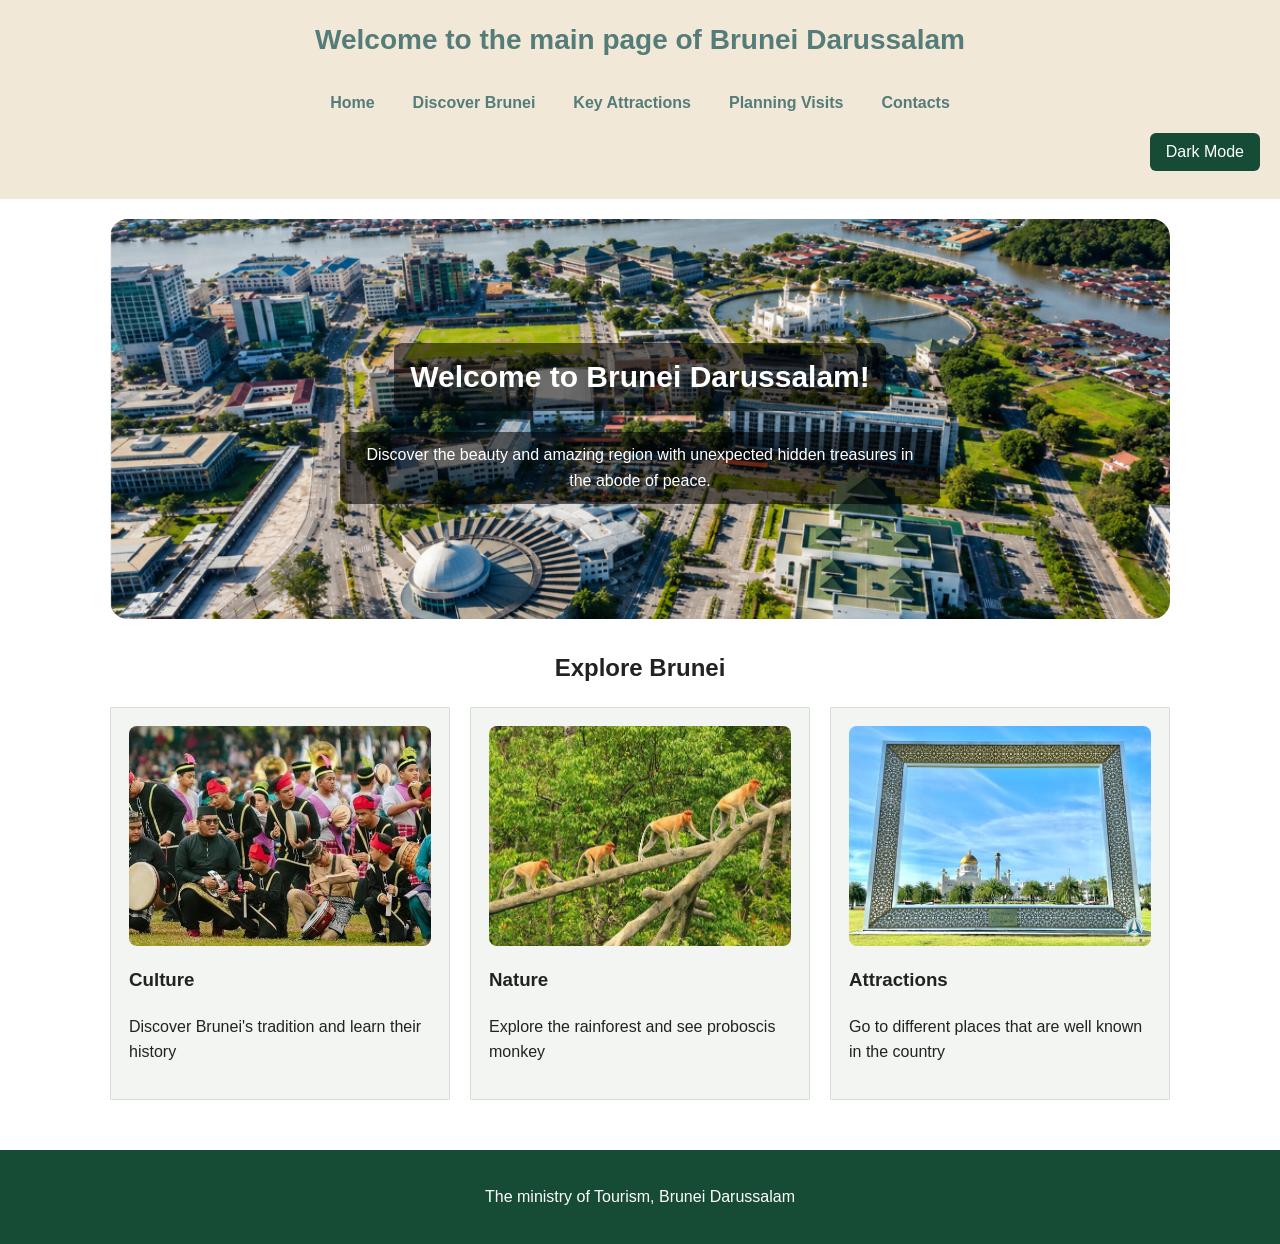
<file: index.Html>
<!DOCTYPE html>
<html lang="en">

<head>
    <!--Sets the character encoding and makes the website responsive-->
    <meta charset="UTF-8">
    <meta name="viewport" content="width=device-width, initial-scale=1.0">

    <!--Links the external css and Javascript files-->
    <link rel="stylesheet" href="style.css">
    <script src="script.js" defer></script>

    <!--Sets the website title in the Browser tab-->
    <title> Discover Brunei Darussalam </title>
</head>

<body>

    <!--Header containing the website title and navigation menu-->
    <header>
        <h1>Welcome to the main page of Brunei Darussalam</h1>

        <!--Button used to Open and close the Mobile navigation-->
        <nav>
            <button class="menu-toggle" id="menuToggle" aria-label="open navigation menu" aria-expanded="false"
                aria-controls="navLinks">
                ☰
            </button>
            <!--Navigation links to the five main website pages-->
            <ul id="navLinks">
                <li> <a href="index.html">Home</a> </li>
                <li> <a href="Discover-Brunei.Html">Discover Brunei</a> </li>
                <li> <a href="Attractions.Html">Key Attractions</a> </li>
                <li> <a href="Planning-Visits.Html">Planning Visits</a> </li>
                <li> <a href="Contacts.Html">Contacts</a> </li>
            </ul>
        </nav>
        <!--Button used to switch between dark and light mode-->
        <button id="themeToggle" class="theme-toggle">
            Dark Mode
        </button>
    </header>

    <!--Main section containing the homepage content-->
    <main>

        <!--Hero section displaying the main image and welcome message-->
        <section class="hero">
            <img src="images/Main-hero-page3.png" alt="Sultan Omar Ali Saifuddien Mosque">
            <h2>Welcome to Brunei Darussalam!</h2>
            <p>
                Discover the beauty and amazing region with unexpected hidden treasures in the abode of peace.
            </p>
        </section>

        <!--Explore section displaying three topics in Brunei-->
        <section>
            <h2>Explore Brunei</h2>

<!--Card Container organising the images and information-->
            <div class="card-container">
                <!--Card introducing Brunei's Culture-->
                <article class="card">
                    <img class="gallery-image" src="images/Tradition2.jpeg" alt="Culture">
                    <h3>Culture</h3>
                    <p>Discover Brunei's tradition and learn their history</p>
                </article>

<!--Card introducing Brunei's Natural Environment-->
                <article class="card">
                    <img class="gallery-image" src="images/Nature.jpeg" alt="Nature">
                    <h3>Nature</h3>
                    <p>Explore the rainforest and see proboscis monkey</p>
                </article>

<!--Card introducing popular tourist attractions-->
                <article class="card">
                    <img class="gallery-image" src="images/Attractions2.jpeg" alt="Attraction">
                    <h3>Attractions</h3>
                    <p>Go to different places that are well known in the country</p>
                </article>
            </div>


        </section>

    </main>

<!--footer displaying the tourism information-->
    <Footer>
        <p>The ministry of Tourism, Brunei Darussalam</p>
    </Footer>

    <!--Image popup used to display gallery images when clicked-->
    <div id="imagePopup" class="image-popup" aria-hidden="true">
        <!--Button used to close the image popup-->
        <button id="closePopup" class="close-popup" aria-label="Close image">
            &times;
        </button>

        <!--Image and caption displayed inside the popup-->
        <img id="popupImage" src="images/Tradition2.jpeg" alt="Tradiyional Brunei Culture">
        <p id="popupCaption"></p>
    </div>
</body>

</html>
</file>
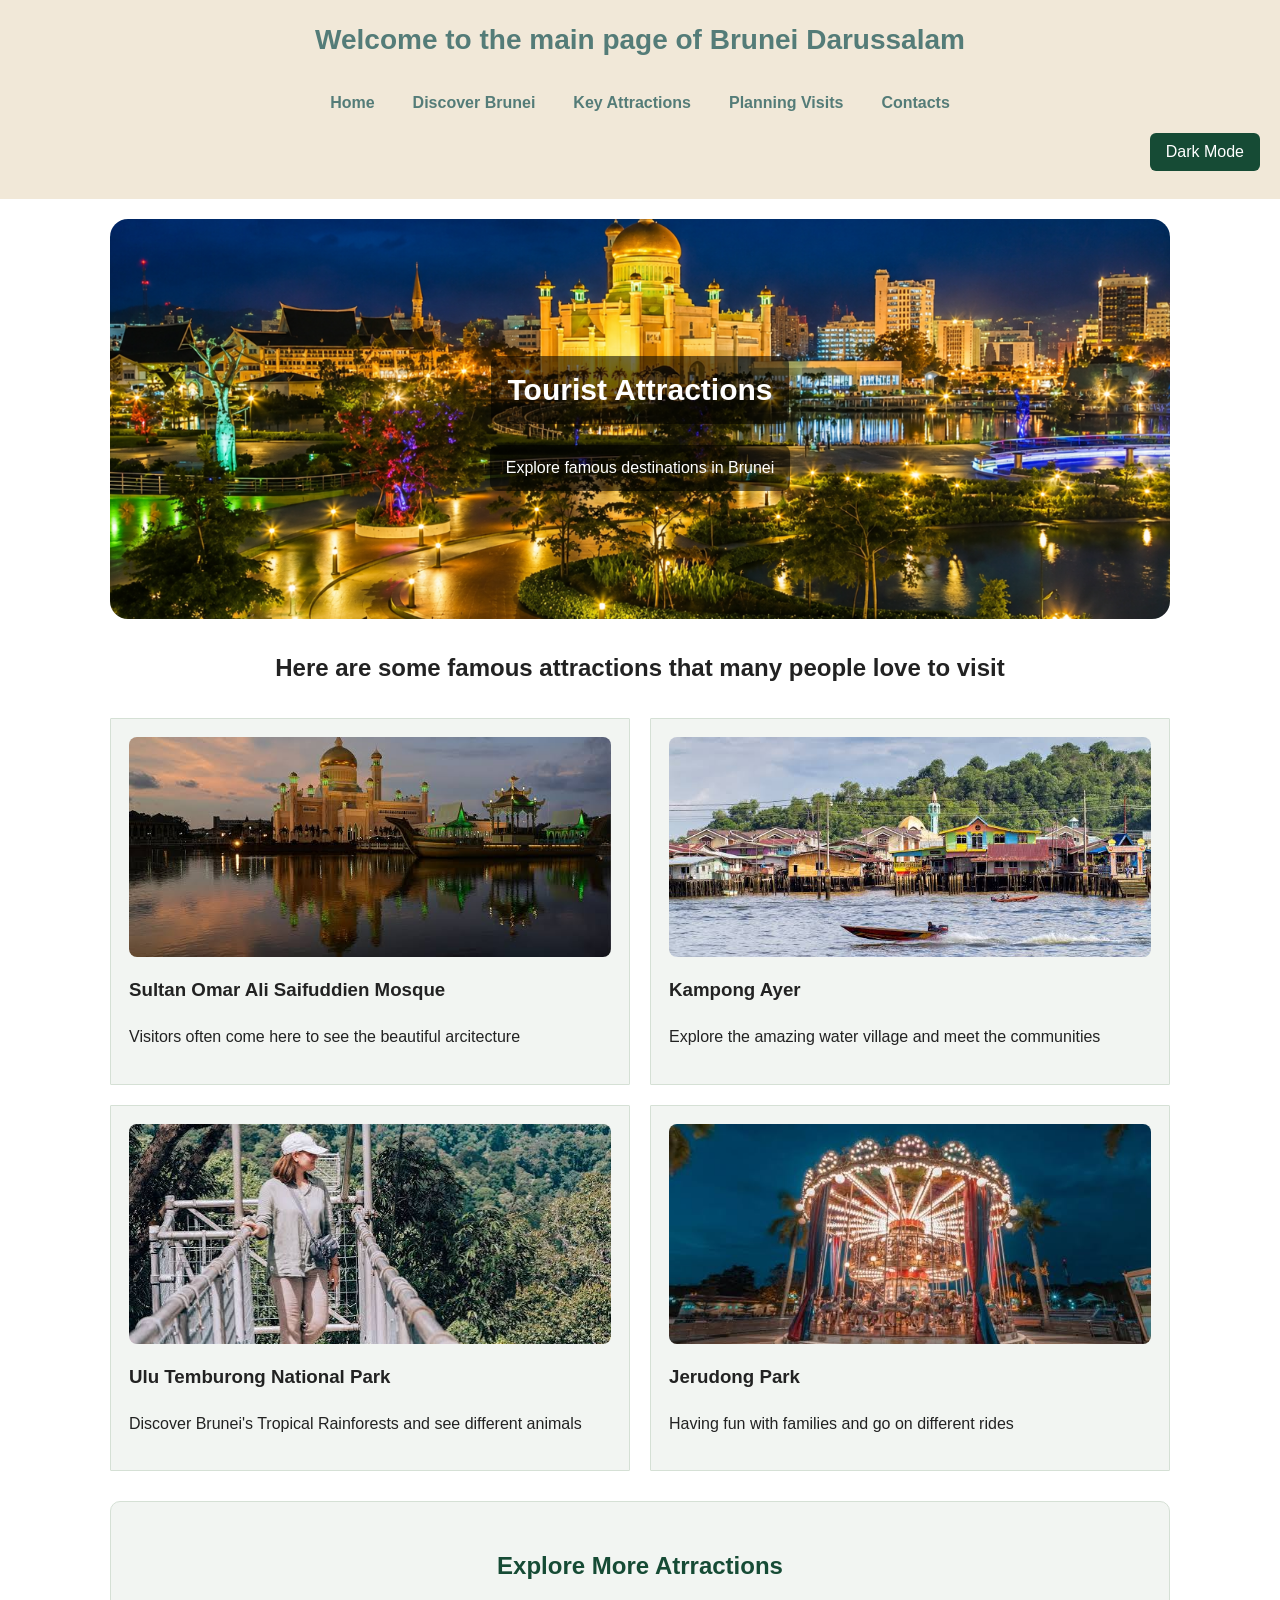
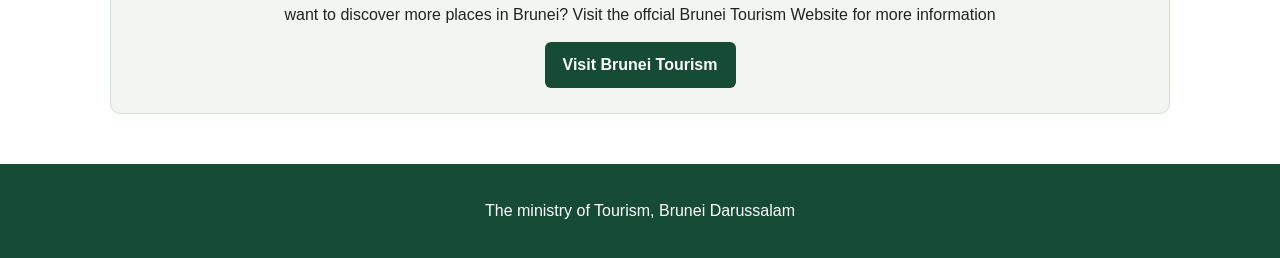
<file: Attractions.Html>
<!DOCTYPE html>
<html lang="en">

<head>
    <!--Sets the character encoding and makes the website responsive-->
    <meta charset="UTF-8">
    <meta name="viewport" content="width=device-width, initial-scale=1.0">

    <!--Links the external css and Javascript files-->
    <link rel="stylesheet" href="style.css">
    <script src="script.js" defer></script>

    <!--Sets the website title shown in the browser tab-->
    <title> Discover Brunei Darussalam </title>
</head>

<body>

    <!--Header containing the website title and navigation menu -->
    <header>
        <h1>Welcome to the main page of Brunei Darussalam</h1>

        <nav>
            <!--Button used to open and close the mobile navigation menu -->
            <button class="menu-toggle" id="menuToggle" aria-label="open navigation menu" aria-expanded="false"
                aria-controls="navLinks">
                ☰
            </button>

            <!--Navigation links to the five main website pages-->
            <ul id="navLinks">
                <li> <a href="index.html">Home</a> </li>
                <li> <a href="Discover-Brunei.Html">Discover Brunei</a> </li>
                <li> <a href="Attractions.Html">Key Attractions</a> </li>
                <li> <a href="Planning-Visits.Html">Planning Visits</a> </li>
                <li> <a href="Contacts.Html">Contacts</a> </li>
            </ul>
        </nav>

        <!--Button used to switch between dark and light mode-->
        <button id="themeToggle" class="theme-toggle">
            Dark Mode
        </button>
    </header>

    <!--Main section containing information about tourist attraction-->
    <main>
        <!--Hero section introducing the tourist atrractions -->
        <section class="hero">
            <img src="images/Tourist-Attraction2.png" alt="Sultan omar Mosque">
            <h2>Tourist Attractions</h2>
            <p>Explore famous destinations in Brunei</p>
        </section>

        <section>
            <h2>Here are some famous attractions that many people love to visit</h2>
        </section>

        <!--Container organising the tourist atrraction cards into a grid-->
        <div class="Attraction-card-container ">
            <!--card introducing Sultan Omar Ali Saifuddien Mosuqe-->
            <article class="card">
                <img class="gallery-image" src="images/Sultan-Omar-Mosque.jpeg" alt="Sultan omar Mosque">
                <h3>Sultan Omar Ali Saifuddien Mosque</h3>
                <p>Visitors often come here to see the beautiful arcitecture</p>
            </article>

            <!--Card Introducing Kampong Ayer-->
            <article class="card">
                <img class="gallery-image" src="images/Kampong-Ayer.jpeg" alt="Kampong Ayer">
                <h3>Kampong Ayer</h3>
                <p>Explore the amazing water village and meet the communities</p>
            </article>

            <!--Card introducing Ulu Temburong-->
            <article class="card">
                <img class="gallery-image" src="images/Ulu-Temburong3.jpeg" alt="Ulu Temburong National Park">
                <h3>Ulu Temburong National Park</h3>
                <p>Discover Brunei's Tropical Rainforests and see different animals</p>
            </article>

            <!--Card introducing Jerudong Park-->
            <article class="card">
                <img class="gallery-image" src="images/Jerudong-park.jpeg" alt="Jerudong Park">
                <h3>Jerudong Park</h3>
                <p>Having fun with families and go on different rides</p>
            </article>
        </div>

        <!--External links providing additional information about Brunei -->
        <section class="external-links">
            <h2> Explore More Atrractions</h2>

            <p>want to discover more places in Brunei?
                Visit the offcial Brunei Tourism Website for more information </p>

            <a href="https://www.bruneitourism.com/" target="_blank" rel="noopener noreferrer">
                Visit Brunei Tourism
            </a>
        </section>

    </main>

    <!--footer displaying the tourism information-->
    <Footer>
        <p>The ministry of Tourism, Brunei Darussalam</p>
    </Footer>

    <!--Image popup used to display gallery images when clicked-->
    <div id="imagePopup" class="image-popup" aria-hidden="true">
        <!--Button used to close the image popup-->
        <button id="closePopup" class="close-popup" aria-label="Close image">
            &times;
        </button>

        <!--Image and caption displayed inside the popup-->
        <img id="popupImage" src="images/Sultan-Omar-Mosque.jpeg" alt="Sultan omar Mosque">
        <p id="popupCaption"></p>
    </div>


</body>

</html>
</file>
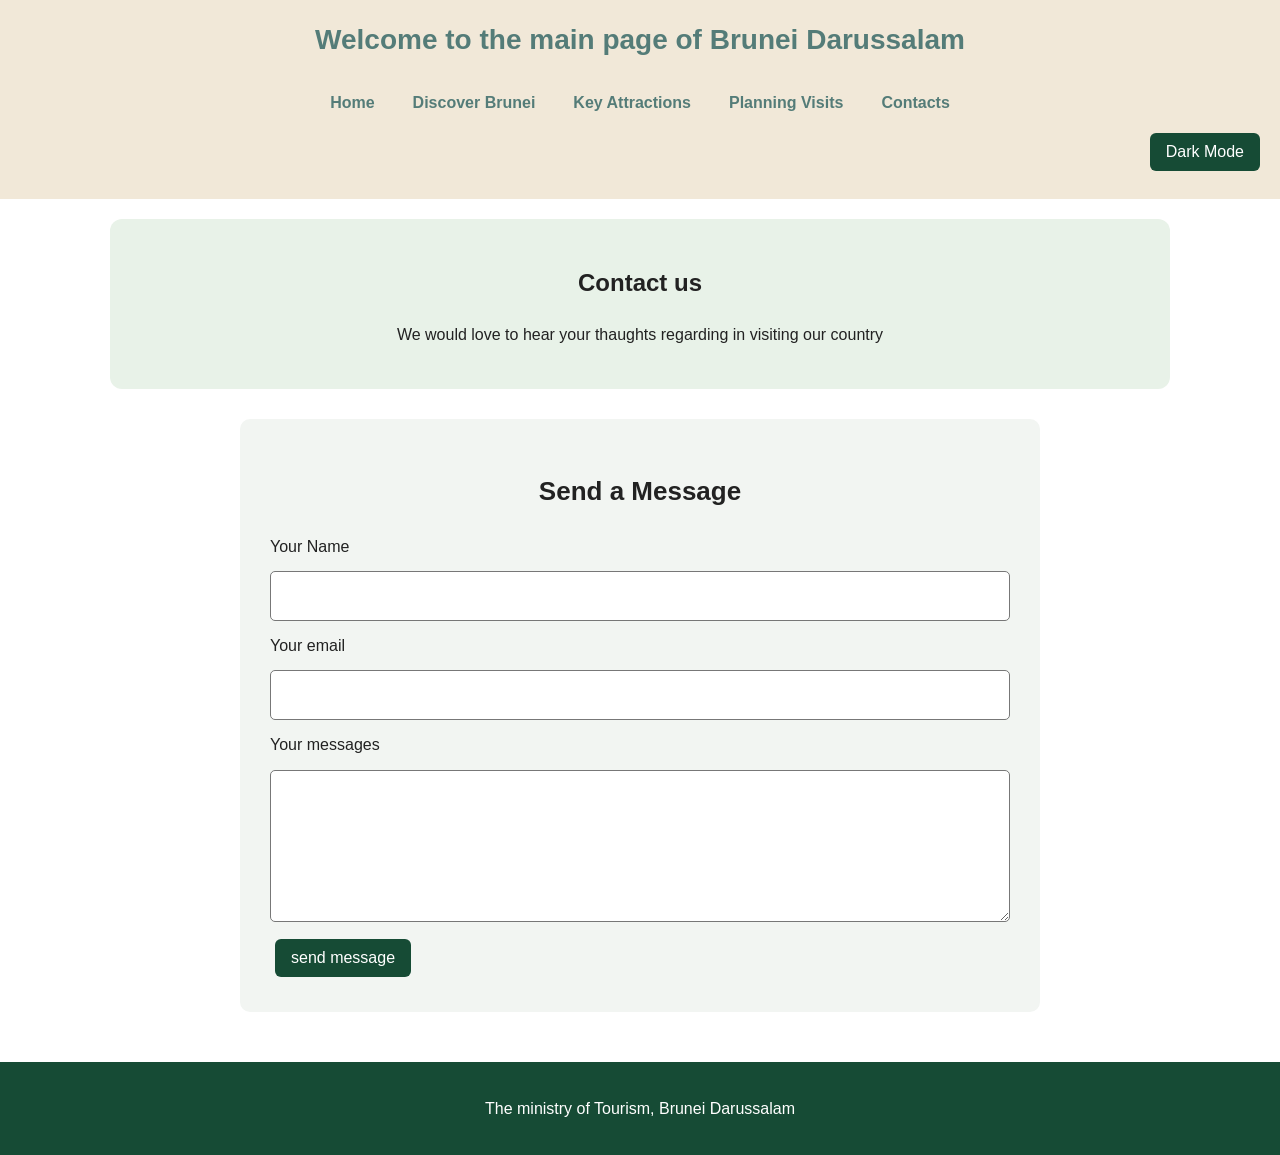
<file: Contacts.Html>
<!DOCTYPE html>
<html lang="en">

<head>
    <!--Sets the character encoding and makes the website responsive-->
    <meta charset="UTF-8">
    <meta name="viewport" content="width=device-width, initial-scale=1.0">

    <!--Links the external css and Javascript files-->
    <link rel="stylesheet" href="style.css">
    <script src="script.js" defer></script>

    <!--Sets the website title shown in the browser tab-->
    <title> Discover Brunei Darussalam </title>
</head>

<body>

    <!--Header containing the website title and navigation menu -->
    <header>
        <h1>Welcome to the main page of Brunei Darussalam</h1>

        <nav>
            <!--Button used to open and close the mobile navigation menu -->
            <button class="menu-toggle" id="menuToggle" aria-label="open navigation menu" aria-expanded="false"
                aria-controls="navLinks">
                ☰
            </button>

            <!--Navigation links to the five main website pages-->
            <ul id="navLinks">
                <li> <a href="index.html">Home</a> </li>
                <li> <a href="Discover-Brunei.Html">Discover Brunei</a> </li>
                <li> <a href="Attractions.Html">Key Attractions</a> </li>
                <li> <a href="Planning-Visits.Html">Planning Visits</a> </li>
                <li> <a href="Contacts.Html">Contacts</a> </li>
            </ul>
        </nav>

        <!--Button used to switch between dark and light mode-->
        <button id="themeToggle" class="theme-toggle">
            Dark Mode
        </button>
    </header>

    <!--Main section containing the contact information and form-->
    <main>
        <section class="page-heading">
            <h2>Contact us</h2>
            <p>We would love to hear your thaughts regarding in visiting our country</p>
        </section>

                    <!--Section containing the contact form-->
        <section class="form-section">
            <h2>Send a Message</h2>

              <!--Form allowing visitors to enter and submit their details-->
            <form id="Contact-Form">
              
                <!--Input field for the visior's name-->
                <label for="name">Your Name</label>
                <input type="text" id="name" required>

                <!--Input field for the visitor's email address-->
                <label for="email">Your email</label>
                <input type="email" id="email" required>

                <!--Text area allowing visitors to write a longer message-->
                <label for="messages">Your messages</label>
                <textarea id="messages" name="messages" rows="5" required></textarea>

                <!--button used to submit the Contact form-->
                <button type="submit">send message</button>
            </form>
        </section>
    </main>
<!--Footer displaying the tourism infomration-->
    <footer>
        <p>The ministry of Tourism, Brunei Darussalam</p>
    </footer>

    
</body>

</html>
</file>
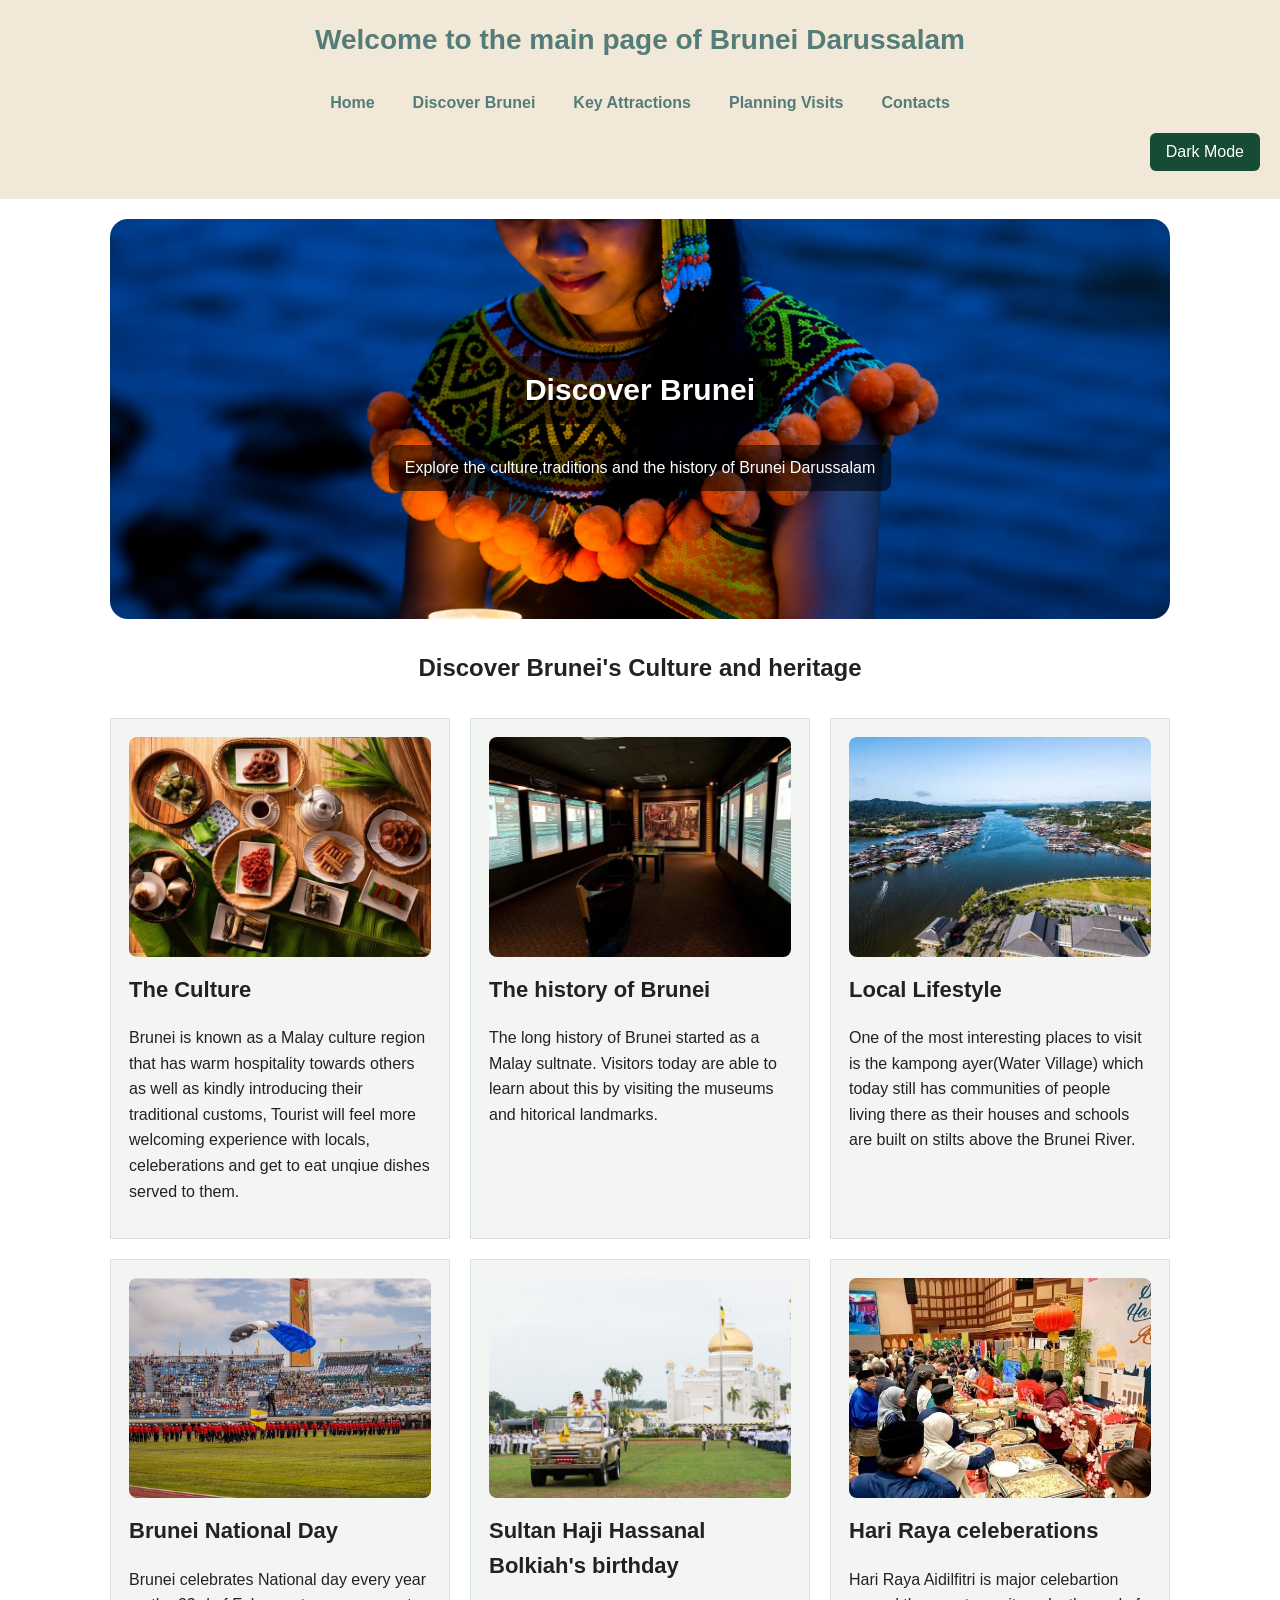
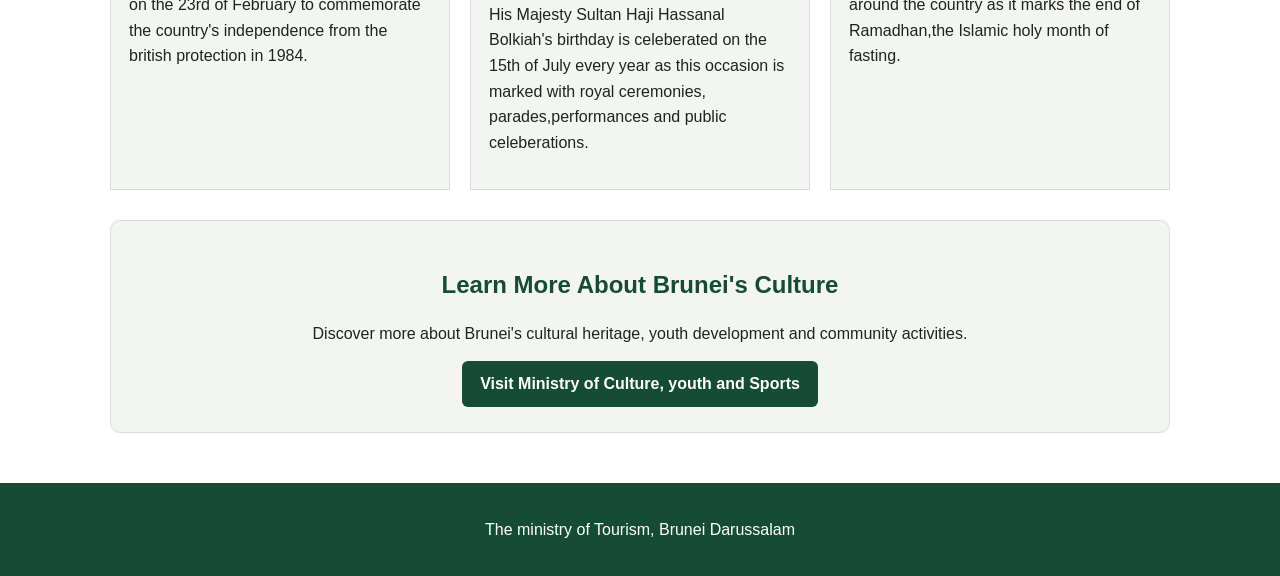
<file: Discover-Brunei.Html>
<!DOCTYPE html>
<html lang="en">

<head>
    <!--Sets the character encoding and makes the website responsive-->
    <meta charset="UTF-8">
    <meta name="viewport" content="width=device-width, initial-scale=1.0">

    <!--Links the external css and Javascript files-->
    <link rel="stylesheet" href="style.css">
    <script src="script.js" defer></script>

    <!--Sets the website title shown in the browser tab-->
    <title> Discover Brunei Darussalam </title>
</head>

<body>

    <!--Header containing the website title and navigation menu -->
    <header>
        <h1>Welcome to the main page of Brunei Darussalam</h1>

        <nav>
            <!--Button used to open and close the mobile navigation menu -->
            <button class="menu-toggle" id="menuToggle" aria-label="open navigation menu" aria-expanded="false"
                aria-controls="navLinks">
                ☰
            </button>

            <!--Navigation links to the five main website pages-->
            <ul id="navLinks">
                <li> <a href="index.html">Home</a> </li>
                <li> <a href="Discover-Brunei.Html">Discover Brunei</a> </li>
                <li> <a href="Attractions.Html">Key Attractions</a> </li>
                <li> <a href="Planning-Visits.Html">Planning Visits</a> </li>
                <li> <a href="Contacts.Html">Contacts</a> </li>
            </ul>
        </nav>

        <!--Button used to switch between dark and light mode-->
        <button id="themeToggle" class="theme-toggle">
            Dark Mode
        </button>
    </header>

    <!--Main section containing information about Brunei-->
    <main class="main">

        <!--Hero section introducing the Discover Brunei page-->
        <section class="hero">
            <img src="images/Culture-and-tradition2.png" alt="Culture and tradition">
            <h2>Discover Brunei</h2>
            <p>Explore the culture,traditions and the history of Brunei Darussalam</p>
        </section>

        <!--Heading introducing the culture and heritage-->
        <section>
            <h2>Discover Brunei's Culture and heritage</h2>
        </section>

        <!--Container organising the information cards into a grid-->
        <div class="Discover-Brunei-Container">

            <!--card providing information about Brunei's culture-->
            <article class="card">
                <img class="gallery-image" src="images/Tradition.jpeg" alt="The Culture">
                <h2>The Culture</h2>
                <p>
                    Brunei is known as a Malay culture region that has
                    warm hospitality towards others as well as kindly introducing
                    their traditional customs, Tourist will feel more
                    welcoming experience with locals, celeberations and get to eat unqiue dishes
                    served to them.
                </p>
            </article>
            <!--Card explaining the history of Brunei-->
            <article class="card">
                <img class="gallery-image" src="images/History.jpeg" alt="The history of Brunei">
                <h2>The history of Brunei</h2>
                <p>
                    The long history of Brunei started as a Malay sultnate.
                    Visitors today are able to learn about this by visiting
                    the museums and hitorical landmarks.
                </p>
            </article>

            <!--Card introducing the local lifestyle in Kampong Ayer-->
            <article class="card">
                <img class="gallery-image" src="images/Kampong-ayer4.jpeg" alt="Local Lifestyle">
                <h2>Local Lifestyle</h2>
                <p>One of the most interesting places to visit is the kampong ayer(Water Village)
                    which today still has communities of people living there as their houses and
                    schools are built on stilts above the Brunei River.
                </p>
            </article>

            <!--Card introducing the National day of Brunei-->
            <article class="card">
                <img class="gallery-image" src="images/National-Day.png" alt="National-Day">
                <h2>Brunei National Day</h2>
                <p>Brunei celebrates National day every year on the 23rd of February to commemorate the country's
                    independence from the british protection in 1984.
                </p>
            </article>

            <!--Card introducing Sultan's birthday-->
            <article class="card">
                <img class="gallery-image" src="images/Sultan's Birthday.png" alt="Sultan Haji Hassanal Birthday">
                <h2>Sultan Haji Hassanal Bolkiah's birthday</h2>
                <p>His Majesty Sultan Haji Hassanal Bolkiah's birthday is celeberated on the 15th of July every year
                    as this occasion is marked with royal ceremonies, parades,performances and public celeberations.
            </article>

            <!--Card introducing Hari Raya Aidilfitri-->
            <article class="card">
                <img class="gallery-image" src="images/HariRaya.jpeg" alt="Hari Raya celeberation">
                <h2>Hari Raya celeberations</h2>
                <p>Hari Raya Aidilfitri is major celebartion around the country as it marks the end of Ramadhan,the
                    Islamic
                    holy month of fasting. 
                </p>
            </article>
        </div>
        <!--External links providing additional information about Brunei -->
        <section class="external-links">
            <h2> Learn More About Brunei's Culture</h2>

            <p>Discover more about Brunei's cultural heritage,
                youth development and community activities.
            </p>

            <a href="https://www.kkbs.gov.bn/" target="_blank" rel="noopener noreferrer">
                Visit Ministry of Culture, youth and Sports
            </a>
        </section>
    </main>

    <!--footer displaying the tourism information-->
    <Footer>
        <p>The ministry of Tourism, Brunei Darussalam</p>
    </Footer>

    <!--Image popup used to display gallery images when clicked-->
    <div id="imagePopup" class="image-popup" aria-hidden="true">
        <!--Button used to close the image popup-->
        <button id="closePopup" class="close-popup" aria-label="Close image">
            &times;
        </button>

        <!--Image and caption displayed inside the popup-->
        <img id="popupImage" src="images/Culture-and-tradition.jpeg" alt="Brunei Culture and Tradition">
        <p id="popupCaption"></p>
    </div>

</body>

</html>
</file>
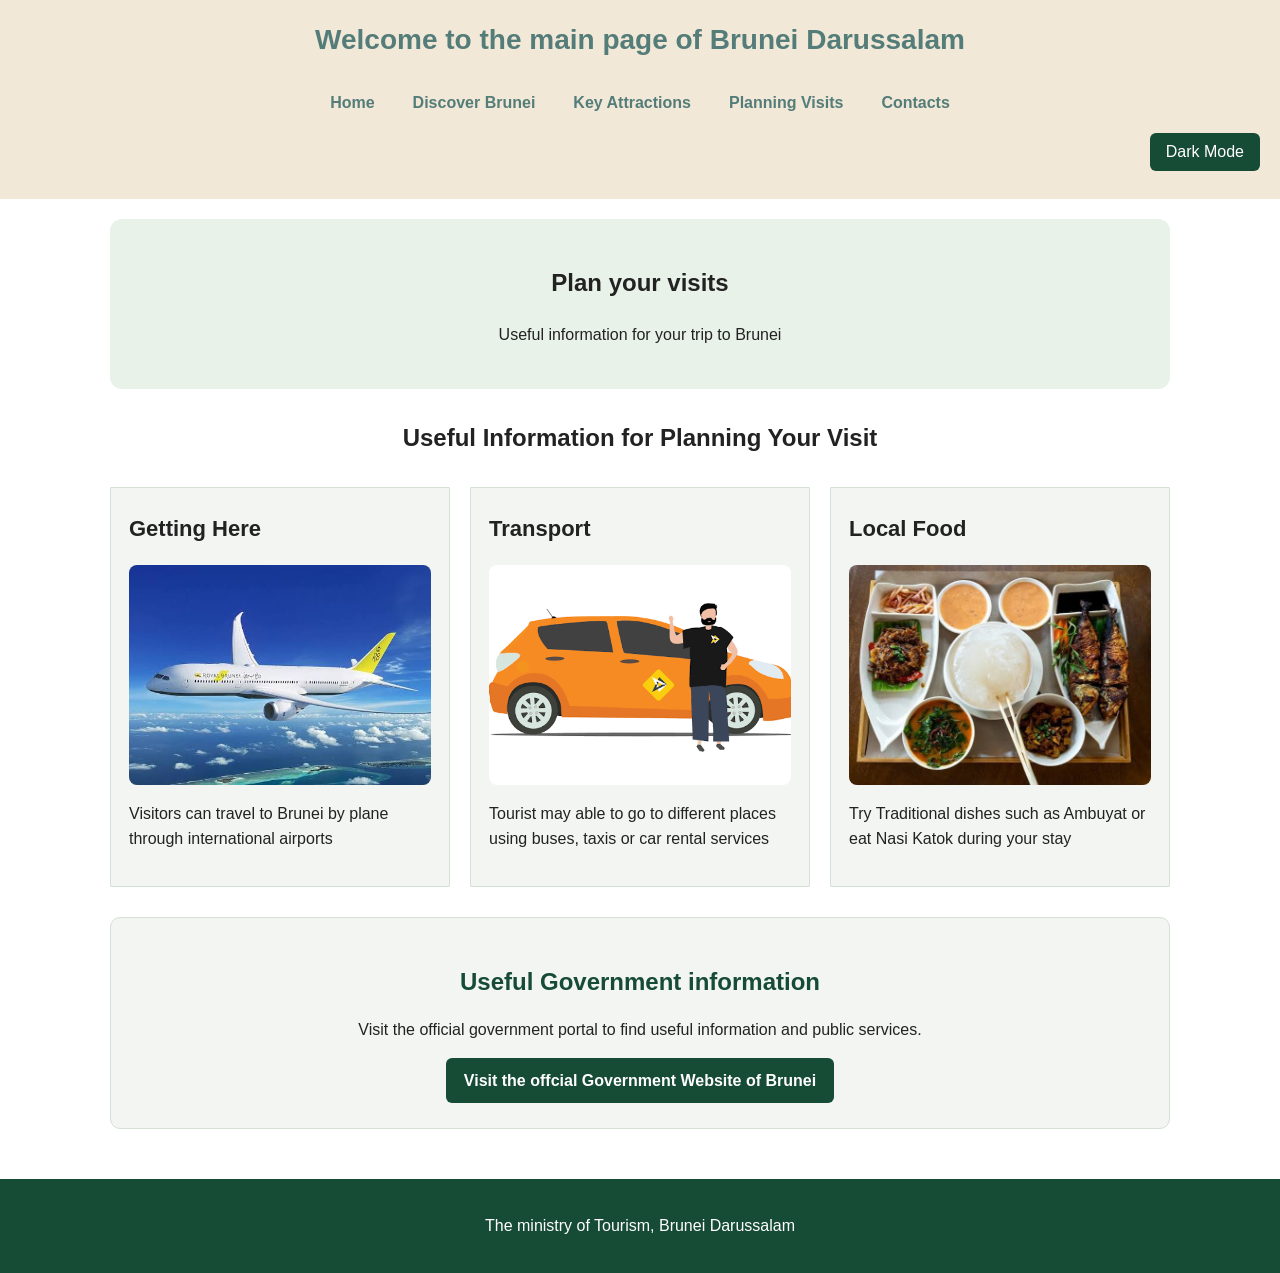
<file: Planning-Visits.Html>
<!DOCTYPE html>
<html lang="en">

<head>
    <!--Sets the character encoding and makes the website responsive-->
    <meta charset="UTF-8">
    <meta name="viewport" content="width=device-width, initial-scale=1.0">

    <!--Links the external css and Javascript files-->
    <link rel="stylesheet" href="style.css">
    <script src="script.js" defer></script>

    <!--Sets the website title shown in the browser tab-->
    <title> Discover Brunei Darussalam </title>
</head>

<body>

    <!--Header containing the website title and navigation menu -->
    <header>
        <h1>Welcome to the main page of Brunei Darussalam</h1>

        <nav>
            <!--Button used to open and close the mobile navigation menu -->
            <button class="menu-toggle" id="menuToggle" aria-label="open navigation menu" aria-expanded="false"
                aria-controls="navLinks">
                ☰
            </button>

            <!--Navigation links to the five main website pages-->
            <ul id="navLinks">
                <li> <a href="index.html">Home</a> </li>
                <li> <a href="Discover-Brunei.Html">Discover Brunei</a> </li>
                <li> <a href="Attractions.Html">Key Attractions</a> </li>
                <li> <a href="Planning-Visits.Html">Planning Visits</a> </li>
                <li> <a href="Contacts.Html">Contacts</a> </li>
            </ul>
        </nav>

        <!--Button used to switch between dark and light mode-->
        <button id="themeToggle" class="theme-toggle">
            Dark Mode
        </button>
    </header>

    <!--Page heading introducing the plannings section-->
    <main>
        <!--Page heading introducing the travel planning section-->
        <section class="page-heading">
            <h2>Plan your visits</h2>
            <p>Useful information for your trip to Brunei</p>
        </section>

        <!--Heading introducing the travel information cards-->
        <section>
            <h2>Useful Information for Planning Your Visit</h2>
        </section>

        <!--Container organising the travel information cards into a grid-->
        <div class="Plan-Visit-container">
            <!--Card providing information about travelling to Brunei-->
            <article class="card">
                <h2>Getting Here</h2>
                <img class="gallery-image" src="images/Aeroplane.jpeg" alt="Getting Here">
                <p>
                    Visitors can travel to Brunei by plane through international airports
                </p>
            </article>

            <!--Card explainibg available transport options-->
            <article class="card">
                <h2>Transport</h2>
                <img class="gallery-image" src="images/Transportation.png" alt="Transport">
                <p>Tourist may able to go to different places using buses, taxis or car rental services</p>
            </article>

            <!--Card introducing traditional  Burneian Food-->
            <article class="card">
                <h2>Local Food</h2>
                <img class="gallery-image" src="images/Traditional-dish.jpeg" alt="Local Food">
                <p>Try Traditional dishes such as Ambuyat or eat Nasi Katok during your stay</p>
            </article>
        </div>

        <!--External links providing additional information about Brunei -->
        <section class="external-links">
            <h2> Useful Government information</h2>

            <p>Visit the official government portal to find useful information and public services.
            </p>

            <a href="https://www.gov.bn/" target="_blank" rel="noopener noreferrer">
                Visit the offcial Government Website of Brunei
            </a>
        </section>
    </main>

    <!--footer displaying the tourism information-->
    <Footer>
        <p>The ministry of Tourism, Brunei Darussalam</p>
    </Footer>


    <!--Image popup used to display gallery images when clicked-->
</body>
<div id="imagePopup" class="image-popup" aria-hidden="true">
    <!--Button used to close the image popup-->
    <button id="closePopup" class="close-popup" aria-label="Close image">
        &times;
    </button>

    <!--Image and caption displayed inside the popup-->
    <img id="popupImage" src="images/Aeroplane.jpeg" alt="Getting Here">
    <p id="popupCaption"></p>
</div>

</html>
</file>
<file: style.css>
/*Applies border-size sizing to all elements*/
* {
    box-sizing: border-box;
}
/*Sets the general font,background,text color and page layout*/
body {
    margin: 0;
    font-family: Arial, sans-serif;
    background-color: #ffffff;
    color: #222222;
    Line-height: 1.6;
    min-height: 100vh;
    display: flex;
    flex-direction: column;
}
/* Styles the website header*/
header {
    background-color: #F1E8D8;
    color: #547C78;
    text-align: center;
    padding: 18px 20px;
}
/* Controls the appearance of the main heading*/
header h1 {
    margin-top: 0;
    font-size: 28px;

}
/*Arranges the navigation links into a horizontal layout*/
nav ul {
    list-style: none;
    padding: 0;
    margin: 10px 0 0;
    display: flex;
    justify-content: center;
    flex-wrap: wrap;
    gap: 10px;
}
/*Styles the navigation Links*/
nav a {
    display: inline-block;
    color: #547C78;
    text-decoration: none;
    font-weight: bold;
    font-size: 16px;
    padding: 8px 14px;
    border-radius: 8px;
}
/*Changes the navigation link appearance when hovered or focused*/
nav a:hover,
nav a:focus-visible {
    background-color: #547c78;
    color: white;
}
/*Highlights the navigation links for the current page*/
nav a[aria-current="page"] {
    text-underline-offset: 5px;
}
/* Sets the maximum width and spcaing for the main content*/
main,
.main {
    width: 100%;
    max-width: 1100px;
    margin: 0 auto;
    padding: 20px;
    flex: 1;
}
/* Adds spacing between website section*/
section {
    margin-bottom: 30px;
}
/*Centres the section headings*/
section h2 {
    text-align: center;
}
/*Creates the main banner section with a background image*/
.hero {
    position: relative;
    width: 100%;
    min-height: 400px;
    border-radius: 18px;
    overflow: hidden;
    margin-bottom: 30px;
    padding: 20px;
    display: flex;
    flex-direction: column;
    align-items: center;
    justify-content: center;
    text-align: center;
    color: white;
}
/* Makes the hero image fill its container*/
.hero img {
    position: absolute;
    inset: 0;
    width: 100%;
    height: 100%;
    object-fit: cover;
}
/* Adds a dark background behind the hero text for the readability*/
.hero h2,
.hero p {
    position: relative;
    z-index: 1;
    background-color: rgba(0, 0, 0, 0.55);
    padding: 10px 16px;
    border-radius: 8px;
}

.hero h2 {
    font-size: 30px;
    margin-bottom: 5px;
}

.hero p {
    max-width: 600px;
    font-size: 16px;
}
/*Styles the heading section at the top of the indiviudal pages*/
.page-heading {
    background-color: #e8f2e8;
    text-align: center;
    padding: 25px 20px;
    border-radius: 12px;

}
/*Ensures image inside the page headings fit their container*/
.page-heading img {
    max-width: 100%;
    height: auto;
    border-radius: 10px;
}
/*Arranges the homepage cards into thress colmuns*/
.card-container {
    display: grid;
    grid-template-columns: repeat(3, minmax(0, 1fr));
    gap: 20px;
    transition: transform 0.3s;
}
/*Arranges the Discover Brunei cards into three columns*/
.Discover-Brunei-Container {
    display: grid;
    grid-template-columns: repeat(3, minmax(0, 1fr));
    gap: 20px;
    transition: transform 0.3s;
    align-content: center;
}
/*Arranges the tourist attraction cards into two columns*/
.Attraction-card-container {
    display: grid;
    grid-template-columns: repeat(2, minmax(0, 1fr));
    gap: 20px;
}
/*Arranges the planning information cards into three columns*/
.Plan-Visit-container {
    display: grid;
    grid-template-columns: repeat(3, minmax(0, 1fr));
    gap: 20px;

}
/* Styles the individual information*/
.card {
    background-color: #f2f5f2;
    padding: 18px;
    border-radius: 1px;
    border: 1px solid #d5e0d5;
    min-width: 0;
}
/*Controls the size and appearance of the images inside cards*/
.card img {
    display: block;
    width: 100%;
    max-width: 100%;
    height: 220px;
    object-fit: cover;
    border-radius: 8px;
    margin: 0 auto 15px;
}
/*Styles the card headings*/
.card h2 {
    font-size: 22px;
    margin-top: 5px;
}
/*Styles the card description*/
.card p {
    font-size: 16px;
}
/*Sets the general appearance of buttons and button links*/
button,
.btn {
    background-color: #164b35;
    color: white;
    border: none;
    padding: 10px 16px;
    border-radius: 6px;
    cursor: pointer;
    font-size: 16px;
    display: inline-block;
    text-decoration: none;
    margin: 5px;
}
/* Changes button colors when hovered*/
button:hover,
.btn:hover {
    background-color: #286a4d;
}
/*Adds a visible outline when users navigate with a keyboard*/
button:focus-visible,
a:focus-visible,
input:focus-visible select:focus-visible {
    outline: 3px solid #b17b12;
    outline-offset: 3px;
}
/*Changes the appearance of an active filter button*/
.filter-btn[aria-pressed="true"] {
    background-color: #765000;
    color: white;
}
/*Styles the Contact form container*/
.form-section {
    background-color: #f2f5f2;
    padding: 30px;
    border-radius: 10px;
    width: 100%;
    max-width: 800px;
    margin: 0 auto 30px;
}
/*Styles the heading inside the contact form*/
.form-section h2 {
    font-size: 26px;
}
/*Arranges the form fields vertically*/
form {
    display: flex;
    flex-direction: column;
    gap: 12px;
}
/*Styles the text fields,dropdowns and message area*/
input,
select,
textarea {
    padding: 11px;
    border: 1px solid #777777;
    border-radius: 5px;
    font: inherit;
    width: 100%;
}
/*Allows visitors to resize the message area vertically*/
textarea {
    min-height: 130px;
    resize: vertical;
}
/* Aligns the form submission button to the left*/
form button {
    align-self: flex-start;
}
/*Styles the external Links section*/
.external-links a {
    color: #164b35
}
/*Styles the website footer*/
footer {
    background-color: #164b35;
    color: white;
    text-align: center;
    padding: 18px;
    margin-top: auto;
}
/*Adjust the card layout and hero section for the tablet screens*/
@media (max-width:800px) {
    .card-container {
        grid-template-columns: repeat(2, minmax(0,
                    1fr));
    }

    .hero {
        min-height: 350px;
    }

    .form-section {
        max-width: 100%;
    }
}
/*Adjust the website layout for smaller mobile screens*/
@media (max-width:600px) {
    header {
        padding: 15px;
    }

    header h1 {
        font-size: 23px;
    }

    nav a {
        font-size: 16px;
        padding: 7px 12px;
    }

    main,
    .main {
        padding: 15px;
    }

    .card-container,
    .Discover-Brunei-Container,
    .Plan-Visit-container,
    .Attraction-card-container {
        grid-template-columns: 1fr;
    }

    .card {
        padding: 15px;
    }

    .card img {
        height: 200px;
    }

    .hero {
        min-height: 280px;
        padding: 20px 15px;
        border-radius: 12px;
    }

    .hero h2 {
        font-size: 24px;
    }

    .hero p {
        font-size: 15px;
    }

    .page-heading {
        padding: 20px 15px;
    }

    .form-section {
        padding: 20px 15px;
    }

    .form-section h2 {
        font-size: 23px;
    }

    footer {
        padding: 15px;
    }

}
/*Hides the hamburger menu on the desktop screens*/
.menu-toggle {
    display: none;
}
/*Displays the hamburger menu and collapsible navigation on mobile*/
@media(max-width:600px) {
    .menu-toggle {
        display: block;
        margin: 10px auto;
        font-size: 25px;
        background-color: #547c78;
        color: white;
        border: none;
        cursor: pointer;
    }

    nav ul {
        display: none;
        flex-direction: column;
        align-items: center;
        gap: 5px;
    }

    nav ul.active {
        display: flex;
    }
}
/*Applies dark theme colors to the website*/
body.dark-mode {
    background-color: #222222;
    color: #f5f5f5;
}
/* Changes the header appearance in dark mode*/
body.dark-mode header {
    background-color: #333333;
    color: white;
}
/*Changes navigation Link colors in dark mode*/
body.dark-mode nav a {
    color: white;
}
/*Changes card and form colors in dark mode*/
body.dark-mode .card,
body.dark-mode .page-heading,
body.dark-mode .form-section {
    background-color: #333333;
    color: white;
    border-color: #555555;
}
/*Chnages form field colors in dark mode*/
body.dark-mode input,
body.dark-mode select,
body.dark-mode textarea {
    background-color: #333333;
    color: white;
    border-color: #777777;
}
/*Positions the dark mode toggle button*/
.theme-toggle {
    display: block;
    margin: 10px 0 10px auto;
}
/*Makes gallery images appear clickable*/
.gallery-image {
    cursor: pointer;
    transition: transform 0.3s;
}
/*Adds a slight zoom effect when hovering over the gallery images*/
.gallery-image:hover {
    transform: scale(1.03);
}
/*Creates the fullscreen image popup overlay*/
.image-popup {
    display: none;
    position: fixed;
    z-index: 1000;
    inset: 0;
    background-color: rgba(0, 0, 0, 0.9);
    justify-content: center;
    align-items: center;
    flex-direction: column;
    padding: 20px;
}
/*Displays the popup when it is activated*/
    .image-popup.active {
        display: flex;
    }
/*Controls the size of the image inside the popup*/
    .image-popup img {
        max-width: 90%;
        max-height: 75vh;
        object-fit: contain;
    }
/*Styles the image caption*/
    .image-popup p {
        color: white;
        text-align: center;
        margin-top: 15px;
    }
/*Positions and styles the popup close button*/
.close-popup{
    position:absolute;
    top:20px;
    right: 25px;
    font-size: 30px;
    background: none;
    color: white;
    border:none;
    cursor: pointer;
}
/*Creates a seperate section for useful external websites*/
.external-links {
    background-color: #f2f5f2;
    padding: 25px;
    margin: 30px 0;
    border-radius: 10px;
    border:1px solid #d5e0d5;
    text-align: center;
}
/*Styles the heading inside the external links section*/
.external-links h2{
    color:#164b35;
    margin-bottom: 10px;
}
/*Styles the description inside the external links section*/
.external-links p {
    color:#222222;
    margin-bottom: 15px;
}
/*Styles external website links like button*/
.external-links a {
    display: inline-block;
    background-color: #164b35;
    color: white;
    padding: 10px 18px;
    text-decoration: none;
    border-radius: 6px;
    font-weight: bold;
}
/*Changes the external link appearance when hovered*/
.external-links a:hover {
 background-color: #547C78;
 text-decoration: underline;
}
/*Adds a visible outline when external link receives keyboard focus*/
.external-links a:focus-visible{
    outline:3px solid #b17b12;
    outline-offset: 4px;
}
</file>
